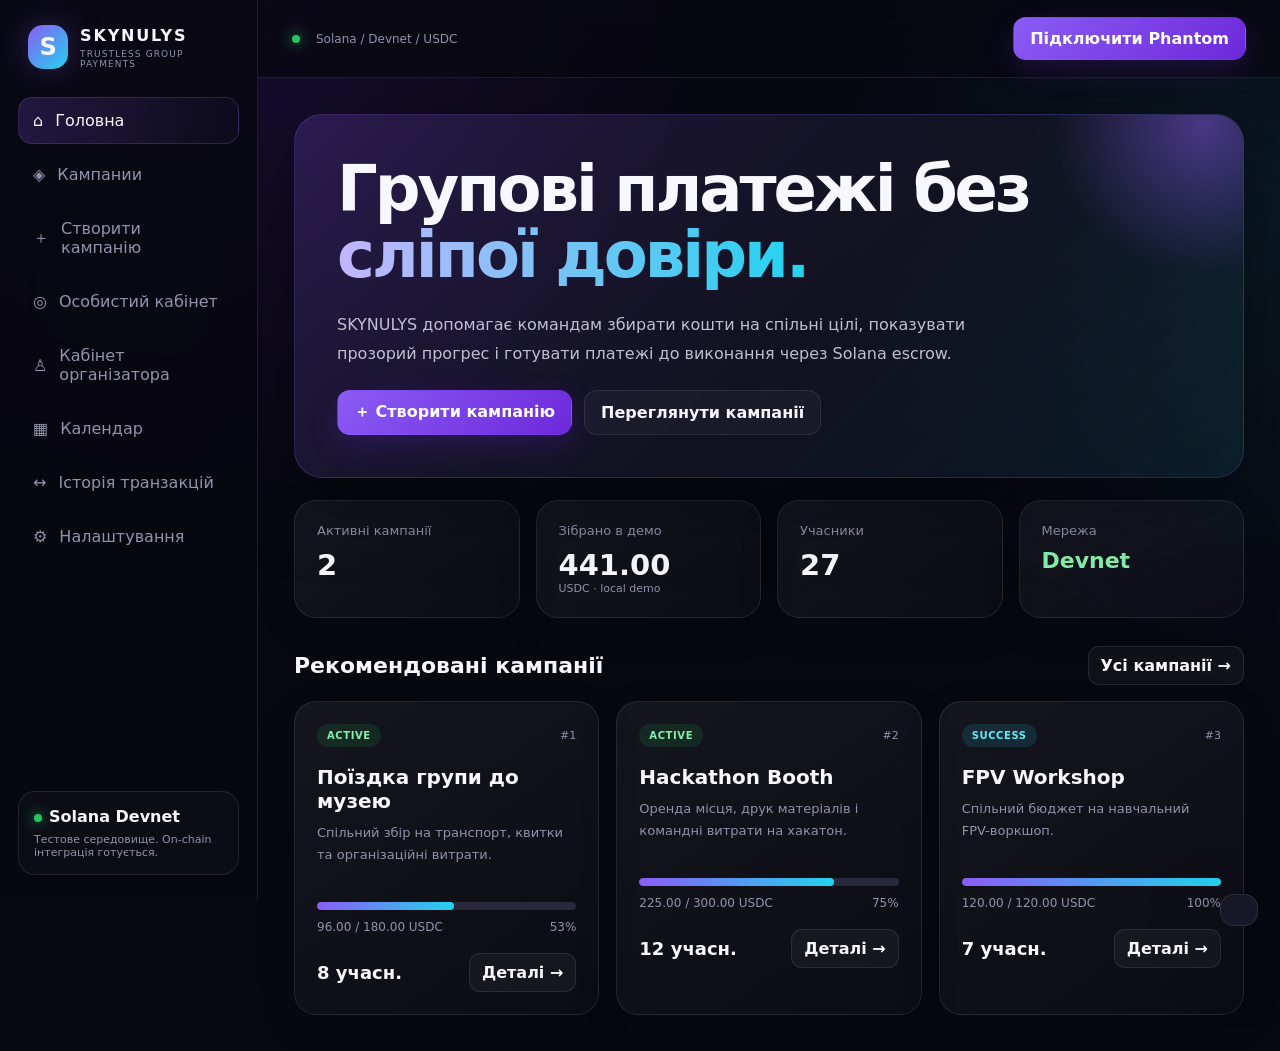
<file: SKYNULYS_clean_premium_1790099222359 (1).html>
<!DOCTYPE html>
<html lang="uk">
<head>
<meta charset="UTF-8">
<meta name="viewport" content="width=device-width, initial-scale=1.0">
<meta name="theme-color" content="#080811">
<title>SKYNULYS — Trustless Group Payments</title>
<style>
:root{
  --bg:#080811;--panel:#10101c;--panel-2:#151526;--panel-3:#1b1b30;
  --line:rgba(255,255,255,.09);--text:#f7f7ff;--muted:#9292aa;
  --purple:#8b5cf6;--purple-2:#6d28d9;--cyan:#22d3ee;
  --green:#22c55e;--red:#ef4444;--yellow:#facc15;
  --shadow:0 24px 80px rgba(0,0,0,.35);--radius:22px;
}
*{box-sizing:border-box;margin:0;padding:0}
html{scroll-behavior:smooth}
body{font-family:Inter,ui-sans-serif,system-ui,-apple-system,Segoe UI,sans-serif;background:
radial-gradient(circle at 15% 0%,rgba(109,40,217,.17),transparent 32rem),
radial-gradient(circle at 100% 20%,rgba(34,211,238,.08),transparent 28rem),
var(--bg);color:var(--text);min-height:100vh}
button,input,textarea,select{font:inherit}
button{cursor:pointer}
button:disabled{cursor:not-allowed;opacity:.45}
a{color:inherit;text-decoration:none}
.app{min-height:100vh}
.sidebar{position:fixed;inset:0 auto 0 0;width:258px;padding:25px 18px;
background:rgba(8,8,17,.9);border-right:1px solid var(--line);backdrop-filter:blur(22px);z-index:30;
display:flex;flex-direction:column}
.brand{display:flex;align-items:center;gap:12px;padding:0 10px 28px}
.brand-mark{width:44px;height:44px;border-radius:15px;display:grid;place-items:center;
font-size:24px;font-weight:900;background:linear-gradient(135deg,var(--purple),var(--cyan));
box-shadow:0 0 35px rgba(139,92,246,.3)}
.brand strong{display:block;letter-spacing:1.8px;font-size:16px}
.brand small{display:block;color:var(--muted);font-size:9px;letter-spacing:1.1px;margin-top:4px}
.nav{display:grid;gap:7px}
.nav button{border:1px solid transparent;background:transparent;color:var(--muted);
padding:13px 14px;border-radius:14px;text-align:left;display:flex;gap:12px;align-items:center;
transition:.2s}
.nav button:hover,.nav button.active{background:linear-gradient(90deg,rgba(139,92,246,.2),rgba(139,92,246,.04));
border-color:rgba(139,92,246,.25);color:var(--text)}
.nav-icon{width:22px;text-align:center;color:var(--purple)}
.sidebar-bottom{margin-top:auto;border:1px solid var(--line);border-radius:17px;padding:15px;background:rgba(255,255,255,.025)}
.network-dot{display:inline-block;width:8px;height:8px;border-radius:50%;background:var(--green);box-shadow:0 0 14px var(--green);margin-right:7px}
.muted{color:var(--muted)}
.main{margin-left:258px;min-width:0}
.topbar{height:78px;padding:0 34px;border-bottom:1px solid var(--line);display:flex;align-items:center;
justify-content:space-between;gap:18px;position:sticky;top:0;background:rgba(8,8,17,.76);backdrop-filter:blur(20px);z-index:20}
.topbar-meta{font-size:12px;color:var(--muted);display:flex;gap:9px;align-items:center}
.wallet-btn,.primary,.secondary,.danger{border:1px solid var(--line);border-radius:13px;padding:11px 16px;
font-weight:750;transition:.2s}
.wallet-btn,.primary{background:linear-gradient(135deg,var(--purple),var(--purple-2));color:white;border-color:transparent;
box-shadow:0 10px 28px rgba(109,40,217,.22)}
.secondary{background:rgba(255,255,255,.035);color:var(--text)}
.danger{background:rgba(239,68,68,.1);color:#fecaca;border-color:rgba(239,68,68,.25)}
.wallet-btn:hover,.primary:hover,.secondary:hover{transform:translateY(-2px)}
.mobile-menu{display:none;background:transparent;border:0;color:var(--text);font-size:24px}
.page{display:none;padding:36px;max-width:1500px;margin:auto;animation:fade .3s ease}
.page.active{display:block}
@keyframes fade{from{opacity:0;transform:translateY(8px)}to{opacity:1;transform:none}}
.page-head{display:flex;justify-content:space-between;align-items:end;gap:18px;margin-bottom:25px}
.page-title{font-size:clamp(28px,4vw,46px);letter-spacing:-1.5px}
.page-subtitle{color:var(--muted);margin-top:8px;max-width:680px;line-height:1.65}
.hero{position:relative;overflow:hidden;border:1px solid rgba(139,92,246,.23);border-radius:28px;
padding:42px;background:linear-gradient(135deg,rgba(139,92,246,.2),rgba(21,21,38,.78) 55%,rgba(34,211,238,.08));
box-shadow:var(--shadow)}
.hero:after{content:"";position:absolute;width:300px;height:300px;border-radius:50%;right:-110px;top:-140px;
background:radial-gradient(circle,rgba(139,92,246,.45),transparent 70%);pointer-events:none}
.hero h1{font-size:clamp(36px,5vw,70px);max-width:780px;line-height:1.03;letter-spacing:-3px}
.gradient{background:linear-gradient(90deg,#c4b5fd,var(--cyan));-webkit-background-clip:text;background-clip:text;color:transparent}
.hero p{color:#c0bfd2;max-width:690px;line-height:1.8;margin:22px 0}
.actions{display:flex;gap:12px;flex-wrap:wrap}
.stats{display:grid;grid-template-columns:repeat(4,1fr);gap:16px;margin:22px 0}
.stat,.card,.form-card,.profile-card,.timeline-item{background:linear-gradient(145deg,rgba(255,255,255,.055),rgba(255,255,255,.018));
border:1px solid var(--line);border-radius:var(--radius);padding:22px;box-shadow:0 12px 40px rgba(0,0,0,.12)}
.stat-label{color:var(--muted);font-size:13px}.stat-value{font-size:29px;font-weight:850;margin-top:10px}
.section-row{display:flex;justify-content:space-between;align-items:center;gap:15px;margin:28px 0 16px}
.section-row h2{font-size:22px}
.campaign-grid{display:grid;grid-template-columns:repeat(3,minmax(0,1fr));gap:17px}
.card{position:relative;overflow:hidden}
.card-top{display:flex;justify-content:space-between;gap:10px;align-items:center}
.badge{display:inline-flex;padding:6px 10px;border-radius:99px;font-size:10px;font-weight:850;letter-spacing:.6px}
.badge.active{background:rgba(34,197,94,.12);color:#86efac}
.badge.success{background:rgba(34,211,238,.12);color:#67e8f9}
.badge.failed{background:rgba(239,68,68,.12);color:#fca5a5}
.card h3{font-size:20px;margin:18px 0 9px}
.card p{color:var(--muted);line-height:1.65;font-size:13px;min-height:62px}
.progress{height:8px;background:#29293d;border-radius:99px;overflow:hidden;margin:18px 0 10px}
.progress>span{display:block;height:100%;background:linear-gradient(90deg,var(--purple),var(--cyan));border-radius:99px}
.card-meta{display:flex;justify-content:space-between;color:var(--muted);font-size:12px}
.card-footer{display:flex;justify-content:space-between;align-items:center;gap:10px;margin-top:19px}
.card-footer strong{font-size:18px}
.small-btn{padding:9px 12px;border-radius:11px;border:1px solid var(--line);background:rgba(255,255,255,.04);color:var(--text);font-weight:700}
.toolbar{display:flex;gap:12px;flex-wrap:wrap;margin:20px 0}
.field{display:grid;gap:8px;margin-bottom:16px}
.field label{font-size:12px;color:#b7b7ca;font-weight:750}
.field input,.field textarea,.field select{width:100%;background:#0b0b15;color:var(--text);border:1px solid var(--line);
border-radius:13px;padding:13px;outline:none}
.field input[type="date"]{color-scheme:dark;accent-color:var(--purple)}
.field input[type="date"]::-webkit-calendar-picker-indicator{filter:invert(1);opacity:.8;cursor:pointer}
.field input:focus,.field textarea:focus,.field select:focus{border-color:var(--purple);box-shadow:0 0 0 3px rgba(139,92,246,.12)}
.form-card{max-width:850px}
.two-col{display:grid;grid-template-columns:1fr 1fr;gap:16px}
.profile-grid{display:grid;grid-template-columns:1fr 1.5fr;gap:18px}
.profile-avatar{width:85px;height:85px;border-radius:26px;display:grid;place-items:center;font-size:35px;font-weight:900;
background:linear-gradient(135deg,var(--purple),var(--cyan));margin-bottom:18px}
.info-row{display:flex;justify-content:space-between;gap:20px;padding:15px 0;border-bottom:1px solid var(--line);font-size:14px}
.info-row:last-child{border-bottom:0}
.table{width:100%;border-collapse:collapse;font-size:13px}
.table th,.table td{text-align:left;padding:14px 10px;border-bottom:1px solid var(--line)}
.table th{color:var(--muted);font-weight:650}
.calendar{display:grid;grid-template-columns:repeat(7,1fr);gap:8px}
.day{min-height:90px;border:1px solid var(--line);border-radius:13px;padding:10px;background:rgba(255,255,255,.025)}
.day strong{font-size:12px}.day small{display:block;color:var(--purple);margin-top:12px;line-height:1.4}
.modal{position:fixed;inset:0;background:rgba(0,0,0,.72);display:none;place-items:center;padding:18px;z-index:100}
.modal.show{display:grid}
.modal-box{width:min(680px,100%);max-height:90vh;overflow:auto;background:#11111e;border:1px solid var(--line);
border-radius:25px;padding:27px;box-shadow:var(--shadow)}
.modal-head{display:flex;justify-content:space-between;gap:15px;align-items:start}
.close{border:0;background:rgba(255,255,255,.06);color:var(--text);width:34px;height:34px;border-radius:10px;font-size:22px}
.toast{position:fixed;right:22px;bottom:22px;z-index:200;background:#171727;border:1px solid var(--line);
border-radius:14px;padding:15px 18px;transform:translateY(150%);transition:.3s;box-shadow:var(--shadow)}
.toast.show{transform:none}
.empty{padding:35px;text-align:center;color:var(--muted);border:1px dashed var(--line);border-radius:18px}
@media(max-width:1100px){.campaign-grid{grid-template-columns:repeat(2,minmax(0,1fr))}.stats{grid-template-columns:repeat(2,1fr)}}
@media(max-width:760px){.sidebar{transform:translateX(-100%);transition:.25s}.sidebar.open{transform:none}.main{margin-left:0}.mobile-menu{display:block}
.topbar{padding:0 17px}.page{padding:22px 15px}.hero{padding:27px}.hero h1{letter-spacing:-1.5px}.campaign-grid,.profile-grid,.two-col{grid-template-columns:1fr}.stats{gap:10px}.stat{padding:16px}.stat-value{font-size:24px}}
@media(max-width:430px){.stats{grid-template-columns:1fr}.topbar-meta{display:none}.hero h1{font-size:36px}}
</style>
</head>
<body>
<div class="app">
<aside class="sidebar" id="sidebar">
  <div class="brand"><div class="brand-mark">S</div><div><strong>SKYNULYS</strong><small>TRUSTLESS GROUP PAYMENTS</small></div></div>
  <nav class="nav">
    <button class="active" data-page="dashboard">⌂ <span>Головна</span></button>
    <button data-page="campaigns">◈ <span>Кампании</span></button>
    <button data-page="create">＋ <span>Створити кампанію</span></button>
    <button data-page="wallet">◎ <span>Особистий кабінет</span></button>
    <button data-page="organizer">♙ <span>Кабінет організатора</span></button>
    <button data-page="calendar">▦ <span>Календар</span></button>
    <button data-page="history">↔ <span>Історія транзакцій</span></button>
    <button data-page="settings">⚙ <span>Налаштування</span></button>
  </nav>
  <div class="sidebar-bottom"><span class="network-dot"></span><strong>Solana Devnet</strong><p class="muted" style="font-size:11px;margin-top:7px">Тестове середовище. On-chain інтеграція готується.</p></div>
</aside>

<main class="main">
<header class="topbar">
  <button class="mobile-menu" id="mobileMenu">☰</button>
  <div class="topbar-meta"><span class="network-dot"></span> Solana / Devnet / USDC</div>
  <button class="wallet-btn" id="walletButton">Підключити Phantom</button>
</header>

<section class="page active" id="page-dashboard">
  <div class="hero">
    <h1>Групові платежі без <span class="gradient">сліпої довіри.</span></h1>
    <p>SKYNULYS допомагає командам збирати кошти на спільні цілі, показувати прозорий прогрес і готувати платежі до виконання через Solana escrow.</p>
    <div class="actions"><button class="primary" data-page="create">＋ Створити кампанію</button><button class="secondary" data-page="campaigns">Переглянути кампанії</button></div>
  </div>
  <div class="stats">
    <div class="stat"><div class="stat-label">Активні кампанії</div><div class="stat-value" id="statActive">0</div></div>
    <div class="stat"><div class="stat-label">Зібрано в демо</div><div class="stat-value" id="statRaised">0.00</div><div class="muted" style="font-size:11px">USDC · local demo</div></div>
    <div class="stat"><div class="stat-label">Учасники</div><div class="stat-value" id="statContributors">0</div></div>
    <div class="stat"><div class="stat-label">Мережа</div><div class="stat-value" style="font-size:22px;color:#86efac">Devnet</div></div>
  </div>
  <div class="section-row"><h2>Рекомендовані кампанії</h2><button class="small-btn" data-page="campaigns">Усі кампанії →</button></div>
  <div class="campaign-grid" id="featuredCampaigns"></div>
</section>

<section class="page" id="page-campaigns">
  <div class="page-head"><div><h1 class="page-title">Кампанії</h1><p class="page-subtitle">Переглядай спільні цілі та відкривай деталі зборів.</p></div><button class="primary" data-page="create">＋ Створити</button></div>
  <div class="toolbar"><input id="search" placeholder="Пошук кампанії..." style="flex:1;min-width:180px;background:#0b0b15;color:white;border:1px solid var(--line);border-radius:13px;padding:13px"><select id="filter" style="background:#0b0b15;color:white;border:1px solid var(--line);border-radius:13px;padding:13px"><option value="all">Усі статуси</option><option value="active">Активні</option><option value="success">Завершені</option></select></div>
  <div class="campaign-grid" id="allCampaigns"></div>
</section>

<section class="page" id="page-create">
  <div class="page-head"><div><h1 class="page-title">Створити кампанію</h1><p class="page-subtitle">Зараз створення працює в demo-режимі. On-chain створення буде підключено через Solana-програму.</p></div></div>
  <form class="form-card" id="createForm">
    <div class="field"><label>Назва кампанії</label><input id="campaignName" required placeholder="Наприклад: Поїздка групи до музею"></div>
    <div class="field"><label>Опис</label><textarea id="campaignDescription" rows="4" required placeholder="На що збираєте кошти?"></textarea></div>
    <div class="two-col"><div class="field"><label>Ціль, USDC</label><input id="campaignGoal" type="number" min="0.01" step="0.01" required></div><div class="field"><label for="campaignDeadline">Дедлайн</label><input id="campaignDeadline" type="date" required aria-describedby="deadlineHint"><small id="deadlineHint" class="muted">Оберіть сьогодні або майбутню дату.</small></div></div>
    <div class="field"><label>Wallet отримувача</label><input id="campaignRecipient" placeholder="Solana wallet address" required></div>
    <button class="primary">Створити demo-кампанію</button>
  </form>
</section>

<section class="page" id="page-wallet">
  <div class="page-head"><div><h1 class="page-title">Особистий кабінет</h1><p class="page-subtitle">Профіль, гаманець і внески користувача.</p></div><button class="secondary" id="editProfile">Редагувати профіль</button></div>
  <div class="profile-grid">
    <div class="profile-card"><div class="profile-avatar" id="avatar">T</div><h2 id="profileName">Taras</h2><p class="muted" id="profileWallet">Wallet не підключено</p><div style="margin-top:20px"><button class="secondary" id="copyWallet">Копіювати адресу</button></div></div>
    <div class="profile-card"><h3>Огляд акаунта</h3><div class="info-row"><span class="muted">Баланс</span><strong id="balance">—</strong></div><div class="info-row"><span class="muted">Внесено в demo</span><strong id="contributed">0.00 USDC</strong></div><div class="info-row"><span class="muted">Створено кампаній</span><strong id="createdCount">0</strong></div><div class="info-row"><span class="muted">Мережа</span><strong style="color:#86efac">Solana Devnet</strong></div></div>
  </div>
</section>

<section class="page" id="page-organizer">
  <div class="page-head"><div><h1 class="page-title">Кабінет організатора</h1><p class="page-subtitle">Керування власними зборами та майбутніми on-chain діями.</p></div><button class="primary" data-page="create">＋ Нова кампанія</button></div>
  <div class="profile-card"><table class="table"><thead><tr><th>Кампанія</th><th>Прогрес</th><th>Статус</th><th>Дії</th></tr></thead><tbody id="organizerRows"></tbody></table></div>
</section>

<section class="page" id="page-calendar">
  <div class="page-head"><div><h1 class="page-title">Календар</h1><p class="page-subtitle">Дедлайни кампаній і планування групових платежів.</p></div></div>
  <div class="profile-card"><div class="calendar" id="calendar"></div></div>
</section>

<section class="page" id="page-history">
  <div class="page-head"><div><h1 class="page-title">Історія транзакцій</h1><p class="page-subtitle">Demo-журнал дій. Справжні signature та Solana Explorer з’являться після підключення on-chain шару.</p></div></div>
  <div class="profile-card"><table class="table"><thead><tr><th>Дата</th><th>Тип</th><th>Сума</th><th>Статус</th><th>Explorer</th></tr></thead><tbody id="historyRows"></tbody></table></div>
</section>

<section class="page" id="page-settings">
  <div class="page-head"><div><h1 class="page-title">Налаштування</h1><p class="page-subtitle">Параметри середовища та локального демо.</p></div></div>
  <div class="form-card">
    <div class="info-row"><span><strong>Мережа</strong><br><span class="muted">Solana Devnet</span></span><strong style="color:#86efac">Увімкнено</strong></div>
    <div class="info-row"><span><strong>Токен</strong><br><span class="muted">USDC test environment</span></span><strong>USDC</strong></div>
    <div class="info-row"><span><strong>Зберігання</strong><br><span class="muted">Browser localStorage</span></span><strong>Demo</strong></div>
    <div style="margin-top:20px"><button class="danger" id="resetDemo">Скинути demo-дані</button></div>
  </div>
</section>
</main></div>

<div class="modal" id="detailModal"><div class="modal-box"><div class="modal-head"><div><span class="badge active" id="detailStatus">ACTIVE</span><h2 id="detailTitle" style="margin-top:12px"></h2></div><button class="close" data-close="detailModal">×</button></div><p class="muted" id="detailDescription" style="line-height:1.7;margin-top:12px"></p><div class="progress"><span id="detailProgress"></span></div><div class="card-meta"><span id="detailRaised"></span><span id="detailGoal"></span></div><div class="info-row"><span class="muted">Дедлайн</span><strong id="detailDeadline"></strong></div><div class="info-row"><span class="muted">Отримувач</span><strong id="detailRecipient" style="word-break:break-all"></strong></div><div class="actions" style="margin-top:20px"><button class="primary" id="contributeButton">Зробити demo-внесок</button><button class="secondary" id="shareButton">Поділитися</button><button class="secondary" id="copyRecipient">Копіювати wallet</button></div></div></div>
<div class="modal" id="profileModal"><div class="modal-box"><div class="modal-head"><h2>Редагувати профіль</h2><button class="close" data-close="profileModal">×</button></div><form id="profileForm" style="margin-top:20px"><div class="field"><label>Ім’я</label><input id="profileNameInput" required></div><div class="actions"><button class="primary">Зберегти</button><button type="button" class="secondary" data-close="profileModal">Скасувати</button></div></form></div></div>
<div class="toast" id="toast" aria-live="polite"></div>

<script>
"use strict";
const $ = id => document.getElementById(id);
const STORAGE = {campaigns:"skynulys_campaigns_clean",profile:"skynulys_profile_clean",history:"skynulys_history_clean"};
const seed = [
{id:1,name:"Поїздка групи до музею",description:"Спільний збір на транспорт, квитки та організаційні витрати.",goal:180,raised:96,contributors:8,deadline:"2026-10-05",recipient:"DemoRecipientMuseum111111111111111111111111",createdBy:"seed",status:"ACTIVE"},
{id:2,name:"Hackathon Booth",description:"Оренда місця, друк матеріалів і командні витрати на хакатон.",goal:300,raised:225,contributors:12,deadline:"2026-10-12",recipient:"DemoRecipientHackathon22222222222222222222",createdBy:"seed",status:"ACTIVE"},
{id:3,name:"FPV Workshop",description:"Спільний бюджет на навчальний FPV-воркшоп.",goal:120,raised:120,contributors:7,deadline:"2026-09-28",recipient:"DemoRecipientFPV333333333333333333333333",createdBy:"seed",status:"SUCCESS"}
];
let campaigns = load(STORAGE.campaigns,seed);
let profile = load(STORAGE.profile,{name:"Taras",wallet:"",contributed:0});
let history = load(STORAGE.history,[]);
let selectedId = null;

function load(key,fallback){try{return JSON.parse(localStorage.getItem(key)) ?? fallback}catch{return fallback}}
function save(){localStorage.setItem(STORAGE.campaigns,JSON.stringify(campaigns));localStorage.setItem(STORAGE.profile,JSON.stringify(profile));localStorage.setItem(STORAGE.history,JSON.stringify(history))}
function toast(message){$("toast").textContent=message;$("toast").classList.add("show");clearTimeout(toast.timer);toast.timer=setTimeout(()=>$("toast").classList.remove("show"),3200)}
function esc(value){return String(value).replace(/[&<>"']/g,c=>({"&":"&amp;","<":"&lt;",">":"&gt;",'"':"&quot;","'":"&#039;"}[c]))}
function money(n){return Number(n||0).toFixed(2)}
function pct(c){return Math.min(100,Math.round(c.raised/c.goal*100))}
function shortWallet(w){return w?w.slice(0,5)+"…"+w.slice(-5):"Підключити Phantom"}
function localISODate(date=new Date()){
  const year=date.getFullYear(),month=String(date.getMonth()+1).padStart(2,"0"),day=String(date.getDate()).padStart(2,"0");
  return `${year}-${month}-${day}`;
}
function setupDeadlineInput(){
  const input=$("campaignDeadline"),today=localISODate();
  input.min=today;
  if(!input.value)input.value=localISODate(new Date(Date.now()+86400000));
}

function showPage(page,button){
  document.querySelectorAll(".page").forEach(p=>p.classList.remove("active"));
  const target=$("page-"+page);if(!target)return;
  target.classList.add("active");
  document.querySelectorAll(".nav button").forEach(b=>b.classList.toggle("active",b.dataset.page===page));
  $("sidebar").classList.remove("open");
  if(page==="organizer")renderOrganizer();
  if(page==="calendar")renderCalendar();
  if(page==="history")renderHistory();
}
document.addEventListener("click",e=>{
  const page=e.target.closest("[data-page]")?.dataset.page;
  if(page)showPage(page);
  const close=e.target.closest("[data-close]")?.dataset.close;
  if(close)$(close).classList.remove("show");
});
$("mobileMenu").onclick=()=>$("sidebar").classList.toggle("open");

function card(c){
 const status=c.status==="SUCCESS"?"success":c.status==="FAILED"?"failed":"active";
 return `<article class="card"><div class="card-top"><span class="badge ${status}">${esc(c.status)}</span><span class="muted" style="font-size:11px">#${c.id}</span></div><h3>${esc(c.name)}</h3><p>${esc(c.description)}</p><div class="progress"><span style="width:${pct(c)}%"></span></div><div class="card-meta"><span>${money(c.raised)} / ${money(c.goal)} USDC</span><span>${pct(c)}%</span></div><div class="card-footer"><strong>${c.contributors} учасн.</strong><button class="small-btn" onclick="openCampaign(${c.id})">Деталі →</button></div></article>`;
}
function renderCampaigns(){
 const query=$("search")?.value.toLowerCase()||"",filter=$("filter")?.value||"all";
 const list=campaigns.filter(c=>(c.name+" "+c.description).toLowerCase().includes(query)&&(filter==="all"||filter==="active"&&c.status==="ACTIVE"||filter==="success"&&c.status==="SUCCESS"));
 $("allCampaigns").innerHTML=list.length?list.map(card).join(""):'<div class="empty">Кампаній не знайдено.</div>';
 $("featuredCampaigns").innerHTML=campaigns.slice(0,3).map(card).join("");
 $("statActive").textContent=campaigns.filter(c=>c.status==="ACTIVE").length;
 $("statRaised").textContent=money(campaigns.reduce((s,c)=>s+Number(c.raised||0),0));
 $("statContributors").textContent=campaigns.reduce((s,c)=>s+Number(c.contributors||0),0);
 renderProfile();
}
$("search").oninput=renderCampaigns;$("filter").onchange=renderCampaigns;

function openCampaign(id){
 selectedId=id;const c=campaigns.find(x=>x.id===id);if(!c)return;
 $("detailStatus").textContent=c.status;$("detailStatus").className="badge "+(c.status==="SUCCESS"?"success":c.status==="FAILED"?"failed":"active");
 $("detailTitle").textContent=c.name;$("detailDescription").textContent=c.description;$("detailProgress").style.width=pct(c)+"%";
 $("detailRaised").textContent=money(c.raised)+" USDC";$("detailGoal").textContent="Ціль: "+money(c.goal)+" USDC";
 $("detailDeadline").textContent=c.deadline||"—";$("detailRecipient").textContent=c.recipient||"—";
 $("contributeButton").disabled=c.status!=="ACTIVE";
 $("detailModal").classList.add("show");
}
$("contributeButton").onclick=()=>{
 const c=campaigns.find(x=>x.id===selectedId);if(!c||c.status!=="ACTIVE")return;
 const amount=Number(prompt("Сума demo-внеску в USDC:", "5"));
 if(!Number.isFinite(amount)||amount<=0)return;
 c.raised=Math.min(c.goal,c.raised+amount);c.contributors++;
 profile.contributed=Number(profile.contributed||0)+amount;
 history.unshift({date:new Date().toLocaleString("uk-UA"),type:"DEMO CONTRIBUTION",amount:money(amount),status:"LOCAL DEMO",signature:""});
 if(c.raised>=c.goal)c.status="SUCCESS";
 save();renderCampaigns();openCampaign(c.id);toast("Demo-внесок збережено локально.");
};
$("shareButton").onclick=async()=>{
 const c=campaigns.find(x=>x.id===selectedId);if(!c)return;
 const url=location.href.split("#")[0]+"#campaign-"+c.id;
 const text="Приєднуйся до кампанії SKYNULYS: "+c.name+" — "+url;
 try{if(navigator.share)await navigator.share({title:c.name,text,url});else{await navigator.clipboard.writeText(text);toast("Посилання скопійовано.");}}catch{toast("Поширення скасовано.");}
};
$("copyRecipient").onclick=async()=>{
 const c=campaigns.find(x=>x.id===selectedId);if(!c)return;
 try{await navigator.clipboard.writeText(c.recipient);toast("Wallet отримувача скопійовано.");}catch{toast("Не вдалося скопіювати wallet.");}
};

$("createForm").onsubmit=e=>{
 e.preventDefault();
  const deadline=$("campaignDeadline").value;
  if(!deadline||deadline<localISODate()){
    $("campaignDeadline").setCustomValidity("Оберіть сьогодні або майбутню дату.");
    $("campaignDeadline").reportValidity();
    return;
  }
  $("campaignDeadline").setCustomValidity("");
  const c={id:Date.now(),name:$("campaignName").value.trim(),description:$("campaignDescription").value.trim(),goal:Number($("campaignGoal").value),raised:0,contributors:0,deadline,recipient:$("campaignRecipient").value.trim(),createdBy:profile.wallet||"local-user",status:"ACTIVE"};
 campaigns.unshift(c);save();e.target.reset();renderCampaigns();showPage("campaigns");toast("Demo-кампанію створено.");
};
$("campaignDeadline").oninput=()=>$("campaignDeadline").setCustomValidity("");

function renderProfile(){
 $("profileName").textContent=profile.name||"Taras";$("avatar").textContent=(profile.name||"T").charAt(0).toUpperCase();
 $("profileWallet").textContent=profile.wallet||"Wallet не підключено";
 $("balance").textContent=profile.wallet?"Баланс через RPC буде доступний після інтеграції":"—";
 $("contributed").textContent=money(profile.contributed)+" USDC";
 $("createdCount").textContent=campaigns.filter(c=>c.createdBy===profile.wallet&&profile.wallet||c.createdBy==="local-user"&&!profile.wallet).length;
}
$("editProfile").onclick=()=>{$("profileNameInput").value=profile.name||"Taras";$("profileModal").classList.add("show")};
$("profileForm").onsubmit=e=>{e.preventDefault();profile.name=$("profileNameInput").value.trim()||"Taras";save();renderProfile();$("profileModal").classList.remove("show");toast("Профіль оновлено.")};
$("copyWallet").onclick=async()=>{if(!profile.wallet)return toast("Спочатку підключи Phantom.");try{await navigator.clipboard.writeText(profile.wallet);toast("Адресу скопійовано.");}catch{toast("Не вдалося скопіювати адресу.")}};

async function connectWallet(){
 if(!window.solana?.isPhantom){toast("Phantom не знайдено. Відкрий сайт у Phantom Browser або встанови Phantom.");return}
 try{
  if(profile.wallet){await window.solana.disconnect?.();profile.wallet="";$("walletButton").textContent="Підключити Phantom";save();renderProfile();toast("Wallet відключено.");return}
  const response=await window.solana.connect();
  profile.wallet=response.publicKey.toString();$("walletButton").textContent=shortWallet(profile.wallet);save();renderProfile();toast("Phantom підключено до frontend.");
 }catch{toast("Підключення скасовано.")}
}
$("walletButton").onclick=connectWallet;

function renderOrganizer(){
 const own=campaigns.filter(c=>c.createdBy===profile.wallet||(c.createdBy==="local-user"&&!profile.wallet));
 $("organizerRows").innerHTML=own.length?own.map(c=>`<tr><td>${esc(c.name)}</td><td>${pct(c)}%</td><td>${esc(c.status)}</td><td><button class="small-btn" onclick="openCampaign(${c.id})">Відкрити</button></td></tr>`).join(""):'<tr><td colspan="4" class="muted">Власних кампаній ще немає.</td></tr>';
}
function renderCalendar(){
 const now=new Date(),year=now.getFullYear(),month=now.getMonth(),first=new Date(year,month,1).getDay()||7,days=new Date(year,month+1,0).getDate();
 let out="";for(let i=1;i<first;i++)out+='<div></div>';
 for(let d=1;d<=days;d++){const iso=year+"-"+String(month+1).padStart(2,"0")+"-"+String(d).padStart(2,"0");const items=campaigns.filter(c=>c.deadline===iso);out+=`<div class="day"><strong>${d}</strong>${items.map(c=>`<small>${esc(c.name)}</small>`).join("")}</div>`}
 $("calendar").innerHTML=out;
}
function renderHistory(){$("historyRows").innerHTML=history.length?history.map(h=>`<tr><td>${esc(h.date)}</td><td>${esc(h.type)}</td><td>${esc(h.amount)} USDC</td><td>${esc(h.status)}</td><td class="muted">${h.signature?"Available after on-chain":"—"}</td></tr>`).join(""):'<tr><td colspan="5" class="muted">Історія порожня.</td></tr>'}
$("resetDemo").onclick=()=>{if(confirm("Скинути всі локальні demo-дані?")){Object.values(STORAGE).forEach(k=>localStorage.removeItem(k));location.reload()}};

setupDeadlineInput();renderCampaigns();renderProfile();renderHistory();
</script>
</body>
</html>
</file>
